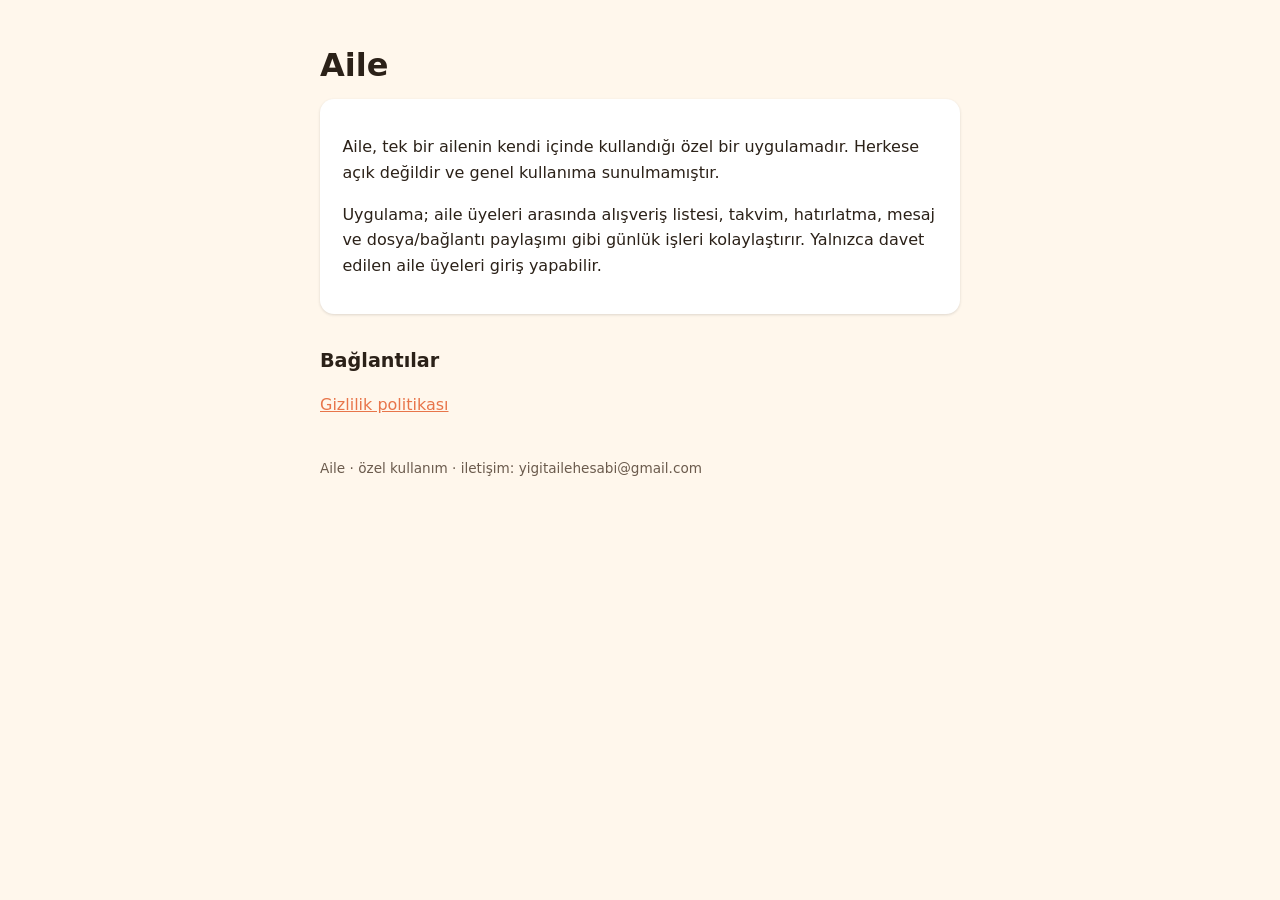
<file: index.html>
<!doctype html>
<html lang="tr"><head><meta charset="utf-8"><meta name="viewport" content="width=device-width,initial-scale=1">
<title>Aile</title><link rel="stylesheet" href="/style.css"></head>
<body><main>
<h1>Aile</h1>
<div class="card"><p>Aile, tek bir ailenin kendi içinde kullandığı özel bir uygulamadır. Herkese açık değildir ve genel kullanıma sunulmamıştır.</p>
<p>Uygulama; aile üyeleri arasında alışveriş listesi, takvim, hatırlatma, mesaj ve dosya/bağlantı paylaşımı gibi günlük işleri kolaylaştırır. Yalnızca davet edilen aile üyeleri giriş yapabilir.</p></div>
<h2>Bağlantılar</h2>
<p><a href="/privacy.html">Gizlilik politikası</a></p>
<footer>Aile &middot; özel kullanım &middot; iletişim: yigitailehesabi@gmail.com</footer>
</main></body></html>
</file>
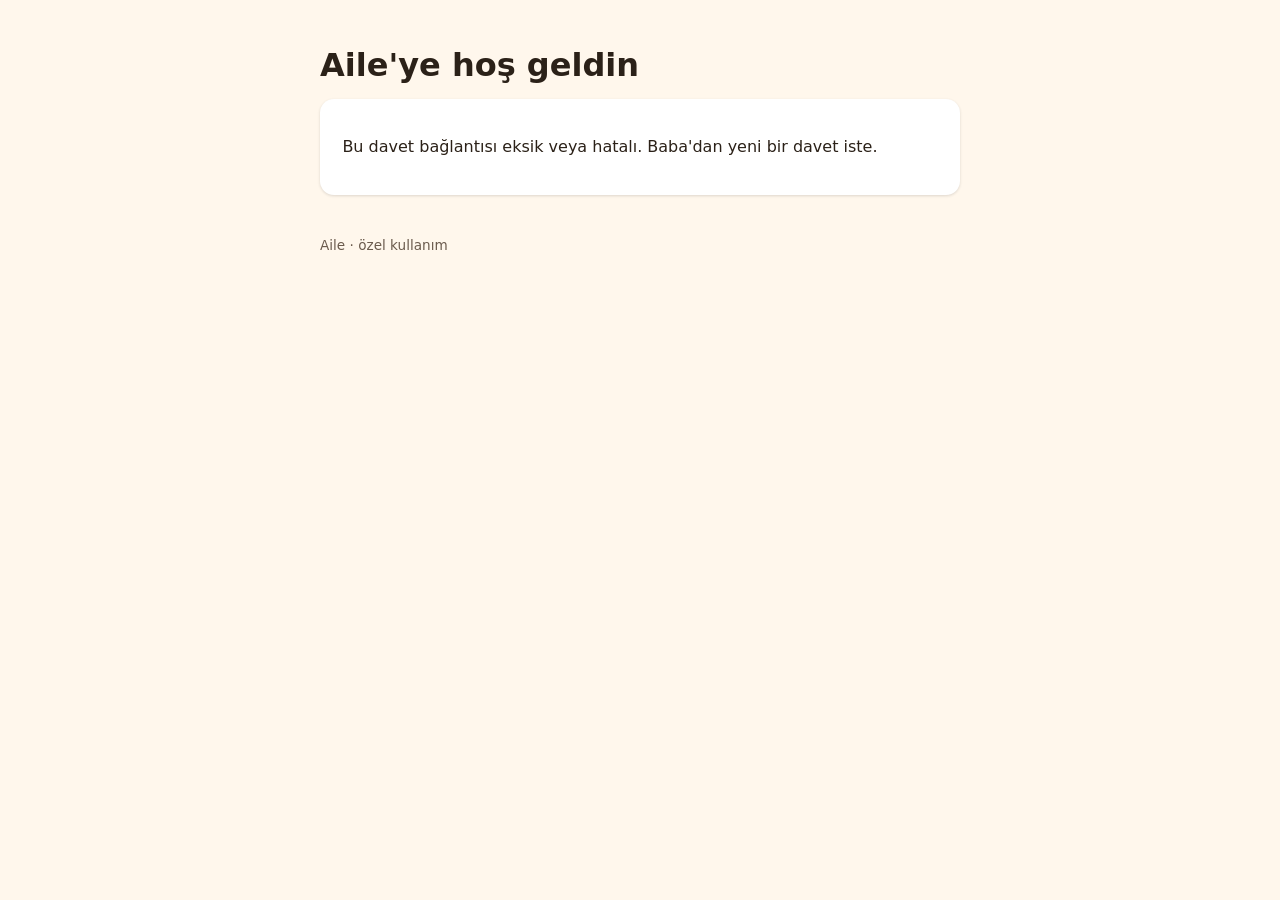
<file: davet.html>
<!doctype html>
<html lang="tr"><head><meta charset="utf-8"><meta name="viewport" content="width=device-width,initial-scale=1">
<meta name="referrer" content="no-referrer"><meta name="robots" content="noindex">
<title>Aile — Davet</title><link rel="stylesheet" href="/style.css">
<style>
.step{display:flex;gap:12px;align-items:flex-start;margin:14px 0}
.n{flex:none;width:28px;height:28px;border-radius:50%;background:#e8754a;color:#fff;display:grid;place-items:center;font-weight:700}
.btn{display:block;width:100%;box-sizing:border-box;text-align:center;padding:14px;border-radius:12px;background:#e8754a;color:#fff;font-weight:700;text-decoration:none;margin-top:8px}
.btn.alt{background:#fff;color:#e8754a;border:2px solid #e8754a}
.muted{color:#6b6b6b;font-size:.9em}
</style></head>
<body><main>
<h1>Aile'ye hoş geldin</h1>
<div id="bad" class="card" hidden><p>Bu davet bağlantısı eksik veya hatalı. Baba'dan yeni bir davet iste.</p></div>
<div id="ok" hidden>
  <div class="card">
    <div class="step"><div class="n">1</div><div><b>Uygulamayı indir</b><a id="dl" class="btn" href="#">İndir</a></div></div>
    <div class="step"><div class="n">2</div><div><b>Kur</b><br><span class="muted">İndirme bitince dosyayı aç. Android "bilinmeyen kaynak" izni sorarsa <b>İzin ver</b>'e dokun, sonra <b>Kur</b>'a.</span></div></div>
    <div class="step"><div class="n">3</div><div><b>Uygulamayı aç ve giriş yap</b><a id="open" class="btn alt" href="#">Uygulamayı aç</a><span class="muted">Kurulum bitince bu sayfaya dön ve bu düğmeye dokun. Bağlantı tek kullanımlıktır.</span></div></div>
  </div>
  <p class="muted">Bu bağlantıyı kimseyle paylaşma.</p>
</div>
<footer>Aile &middot; özel kullanım</footer>
</main>
<script>
(function(){
  var ENV={beta:{base:"https://gtezkwqkfbuyrerylwsd.supabase.co",scheme:"aile-beta",pkg:"yigit.aile.beta"}};
  var p=new URLSearchParams(location.hash.slice(1)), t=p.get("t")||"", e=ENV[p.get("e")||"beta"];
  if(!e||!/^[A-Za-z0-9_-]{20,128}$/.test(t)){document.getElementById("bad").hidden=false;return;}
  document.getElementById("ok").hidden=false;
  document.getElementById("dl").href=e.base+"/functions/v1/invite-install?t="+encodeURIComponent(t);
  document.getElementById("open").href="intent://davet?t="+encodeURIComponent(t)+"#Intent;scheme="+e.scheme+";package="+e.pkg+";end";
  history.replaceState(null,"",location.pathname); // jeton adres çubuğundan ve geçmişten silinir
})();
</script></body></html>
</file>
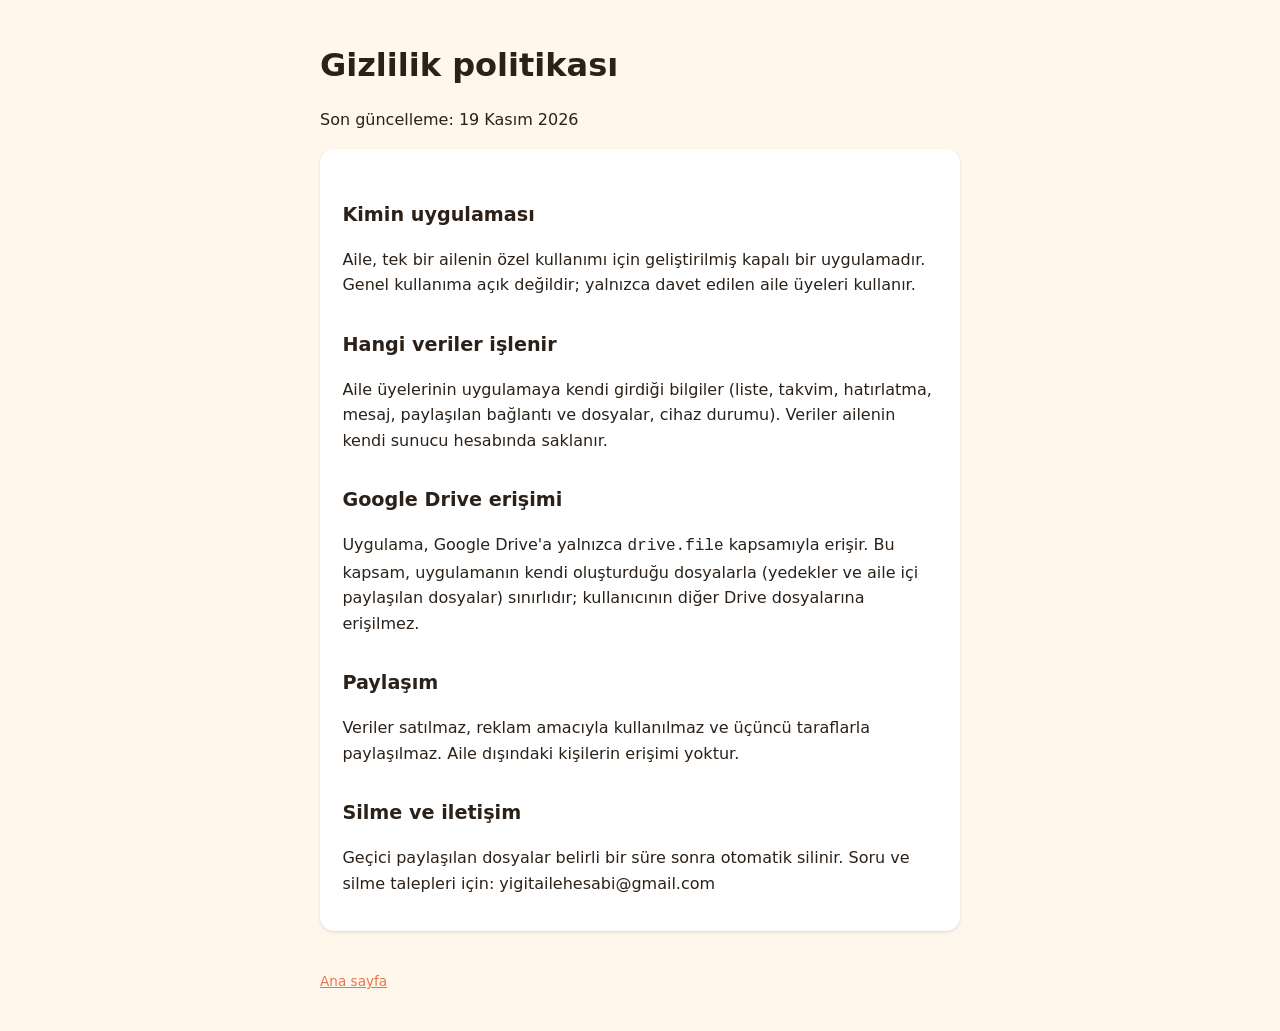
<file: privacy.html>
<!doctype html>
<html lang="tr"><head><meta charset="utf-8"><meta name="viewport" content="width=device-width,initial-scale=1">
<title>Gizlilik politikası - Aile</title><link rel="stylesheet" href="/style.css"></head>
<body><main>
<h1>Gizlilik politikası</h1>
<p>Son güncelleme: 19 Kasım 2026</p>
<div class="card">
<h2>Kimin uygulaması</h2>
<p>Aile, tek bir ailenin özel kullanımı için geliştirilmiş kapalı bir uygulamadır. Genel kullanıma açık değildir; yalnızca davet edilen aile üyeleri kullanır.</p>
<h2>Hangi veriler işlenir</h2>
<p>Aile üyelerinin uygulamaya kendi girdiği bilgiler (liste, takvim, hatırlatma, mesaj, paylaşılan bağlantı ve dosyalar, cihaz durumu). Veriler ailenin kendi sunucu hesabında saklanır.</p>
<h2>Google Drive erişimi</h2>
<p>Uygulama, Google Drive'a yalnızca <code>drive.file</code> kapsamıyla erişir. Bu kapsam, uygulamanın kendi oluşturduğu dosyalarla (yedekler ve aile içi paylaşılan dosyalar) sınırlıdır; kullanıcının diğer Drive dosyalarına erişilmez.</p>
<h2>Paylaşım</h2>
<p>Veriler satılmaz, reklam amacıyla kullanılmaz ve üçüncü taraflarla paylaşılmaz. Aile dışındaki kişilerin erişimi yoktur.</p>
<h2>Silme ve iletişim</h2>
<p>Geçici paylaşılan dosyalar belirli bir süre sonra otomatik silinir. Soru ve silme talepleri için: yigitailehesabi@gmail.com</p>
</div>
<footer><a href="/">Ana sayfa</a></footer>
</main></body></html>
</file>
<file: style.css>
:root{--bg:#fff7ec;--fg:#2b2118;--mut:#6b5b4d;--card:#fff;--acc:#e8754a}
@media (prefers-color-scheme:dark){:root{--bg:#1d1814;--fg:#f3e9de;--mut:#b7a797;--card:#2a231d;--acc:#f08a5d}}
*{box-sizing:border-box}body{margin:0;background:var(--bg);color:var(--fg);font:16px/1.6 system-ui,Segoe UI,Roboto,sans-serif}
main{max-width:42rem;margin:0 auto;padding:2.5rem 1rem}
h1{font-size:2rem;margin:0 0 .5rem}h2{font-size:1.2rem;margin-top:2rem}
.card{background:var(--card);border-radius:14px;padding:1.2rem 1.4rem;box-shadow:0 1px 3px #0002}
a{color:var(--acc)}footer{color:var(--mut);font-size:.85rem;margin-top:2.5rem}
</file>
